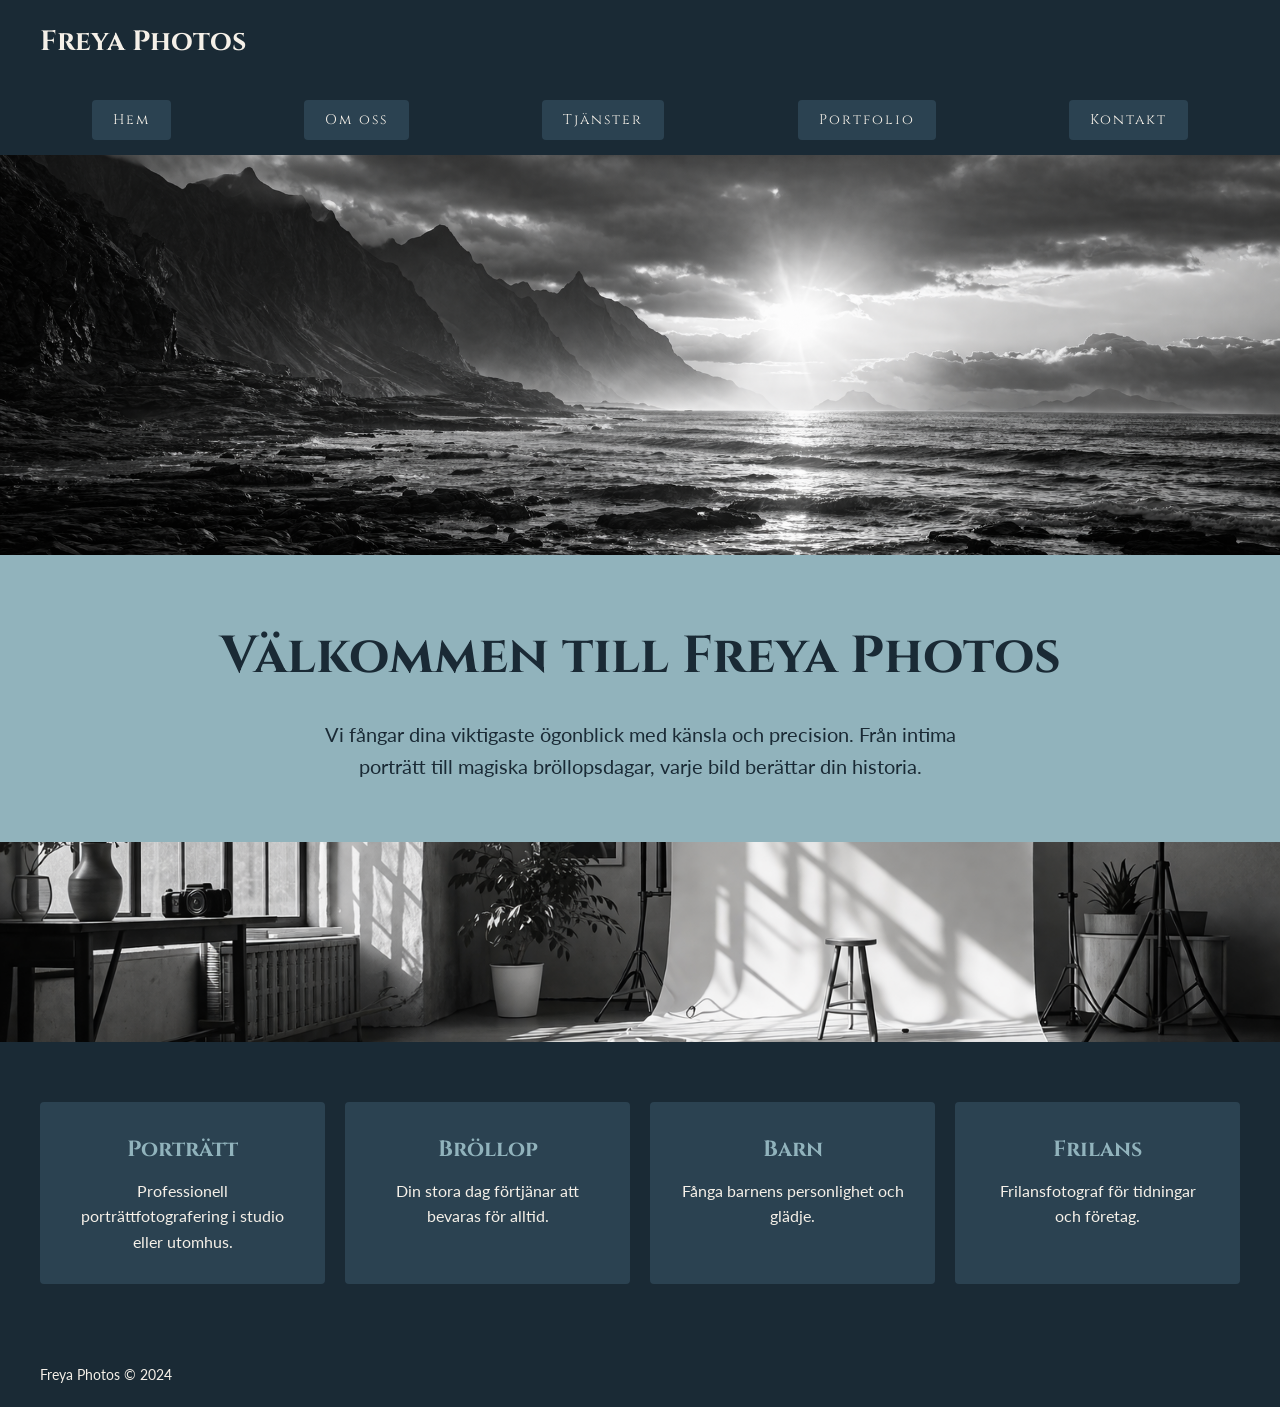
<file: Index.html>
<!DOCTYPE html>
<html lang="sv">

<head>
    <meta charset="UTF-8">
    <meta name="viewport" content="width=device-width, initial-scale=1.0">
    <title>Freya Photos | Hem</title>
    <!-- Google Fonts - Cinzel för rubriker, Lato för brödtext -->
    <link rel="preconnect" href="https://fonts.googleapis.com">
    <link href="https://fonts.googleapis.com/css2?family=Cinzel:wght@400;700&family=Lato:wght@400;700&display=swap"
        rel="stylesheet">
    <link rel="stylesheet" href="style.css">
</head>

<body>
    <!-- Sidhuvud med logotyp -->
    <header>
        <h1>Freya Photos</h1>
    </header>

    <!-- Navigering med hamburgermeny för mobil -->
    <nav>
        <input type="checkbox" id="meny-toggle">
        <label for="meny-toggle" class="hamburger">
            <span></span>
            <span></span>
            <span></span>
        </label>
        <div class="meny-länkar">
            <a href="Index.html">Hem</a>
            <a href="Omoss.html">Om oss</a>
            <a href="Tjanster.html">Tjänster</a>
            <a href="Portfolio.html">Portfolio</a>
            <a href="Kontakt.html">Kontakt</a>
        </div>
    </nav>

    <main>
        <!-- Hero-bild som välkomnar besökaren -->
        <div class="hero"></div>

        <!-- Välkomsttext och tagline -->
        <section class="welcome">
            <h2>Välkommen till Freya Photos</h2>
            <p>Vi fångar dina viktigaste ögonblick med känsla och precision. Från intima porträtt till magiska
                bröllopsdagar, varje bild berättar din historia.</p>
        </section>

        <!-- Bred bildbanderoll som bryter av mellan sektioner -->
        <div class="banner"></div>

        <!-- Tjänstekort som länkar till tjänstesidan -->
        <section class="tjanster-hem">
            <a href="Tjanster.html#portratt" class="kort">
                <h3>Porträtt</h3>
                <p>Professionell porträttfotografering i studio eller utomhus.</p>
            </a>
            <a href="Tjanster.html#brollop" class="kort">
                <h3>Bröllop</h3>
                <p>Din stora dag förtjänar att bevaras för alltid.</p>
            </a>
            <a href="Tjanster.html#barn" class="kort">
                <h3>Barn</h3>
                <p>Fånga barnens personlighet och glädje.</p>
            </a>
            <a href="Tjanster.html#frilans" class="kort">
                <h3>Frilans</h3>
                <p>Frilansfotograf för tidningar och företag.</p>
            </a>
        </section>
    </main>

    <!-- Sidfot med copyright -->
    <footer>
        <p>Freya Photos &copy; 2024</p>
    </footer>

</body>

</html>
</file>
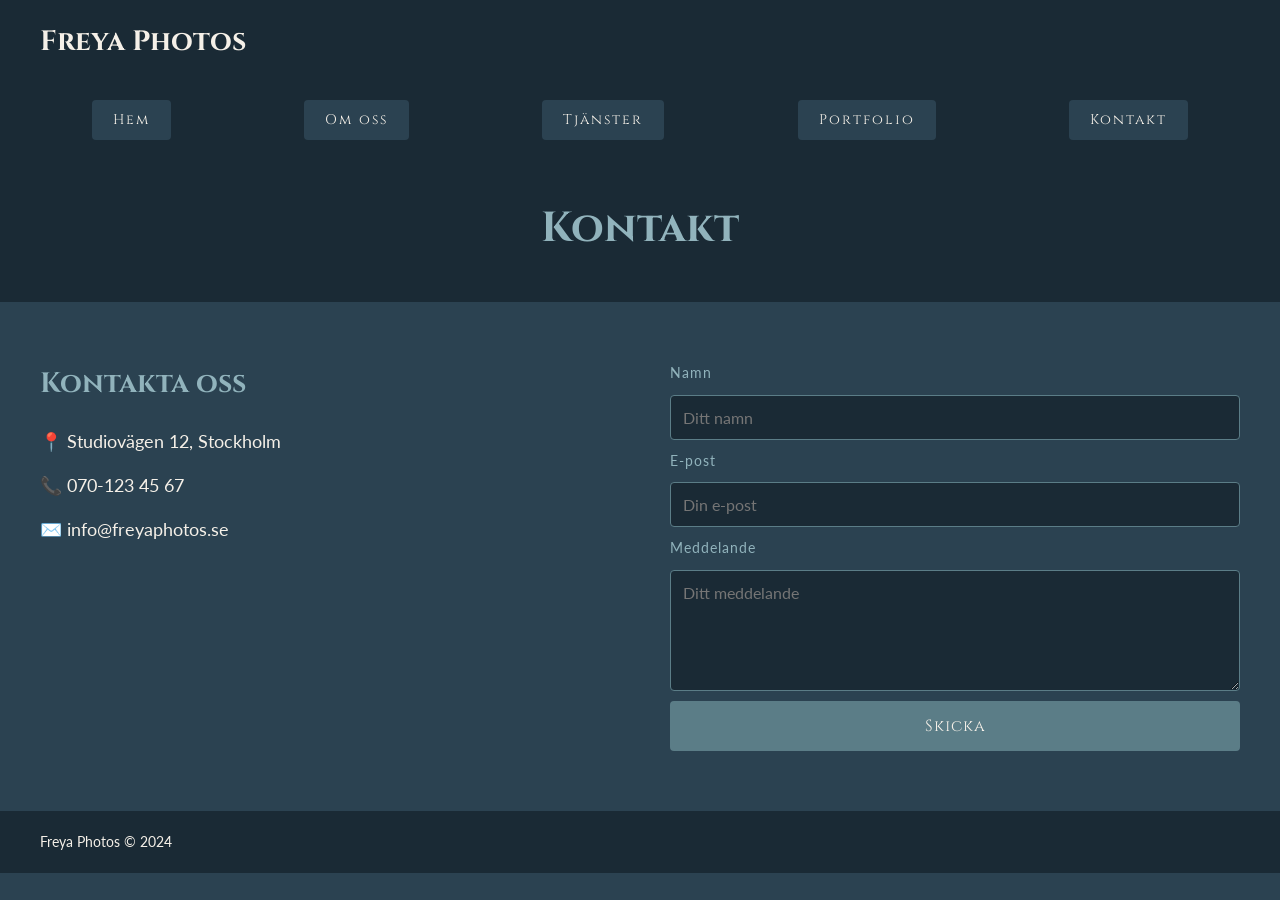
<file: Kontakt.html>
<!DOCTYPE html>
<html lang="sv">

<head>
    <meta charset="UTF-8">
    <meta name="viewport" content="width=device-width, initial-scale=1.0">
    <title>Freya Photos | Kontakt</title>
    <!-- Google Fonts - Cinzel för rubriker, Lato för brödtext -->
    <link rel="preconnect" href="https://fonts.googleapis.com">
    <link href="https://fonts.googleapis.com/css2?family=Cinzel:wght@400;700&family=Lato:wght@400;700&display=swap"
        rel="stylesheet">
    <link rel="stylesheet" href="style.css">
</head>

<body>
    <!-- Sidhuvud med logotyp -->
    <header>
        <h1>Freya Photos</h1>
    </header>

    <!-- Navigering med hamburgermeny för mobil -->
    <nav>
        <input type="checkbox" id="meny-toggle">
        <label for="meny-toggle" class="hamburger">
            <span></span>
            <span></span>
            <span></span>
        </label>
        <div class="meny-länkar">
            <a href="Index.html">Hem</a>
            <a href="Omoss.html">Om oss</a>
            <a href="Tjanster.html">Tjänster</a>
            <a href="Portfolio.html">Portfolio</a>
            <a href="Kontakt.html">Kontakt</a>
        </div>
    </nav>

    <main>
        <!-- Rubriksektion för kontaktsidan -->
        <section class="kontakt-rubrik">
            <h2>Kontakt</h2>
        </section>

        <!-- Tvåkolumnslayout med kontaktinfo och formulär -->
        <section class="kontakt-innehall">
            <!-- Kontaktinformation till vänster -->
            <div class="kontakt-info">
                <h3>Kontakta oss</h3>
                <p>📍 Studiovägen 12, Stockholm</p>
                <p>📞 070-123 45 67</p>
                <p>✉️ info@freyaphotos.se</p>
            </div>

            <!-- Statiskt kontaktformulär till höger -->
            <div class="kontakt-formular">
                <label for="namn">Namn</label>
                <input type="text" id="namn" name="namn" placeholder="Ditt namn">

                <label for="epost">E-post</label>
                <input type="email" id="epost" name="epost" placeholder="Din e-post">

                <label for="meddelande">Meddelande</label>
                <textarea id="meddelande" name="meddelande" rows="5" placeholder="Ditt meddelande"></textarea>

                <button type="submit">Skicka</button>
            </div>
        </section>
    </main>

    <!-- Sidfot med copyright -->
    <footer>
        <p>Freya Photos &copy; 2024</p>
    </footer>

</body>

</html>
</file>
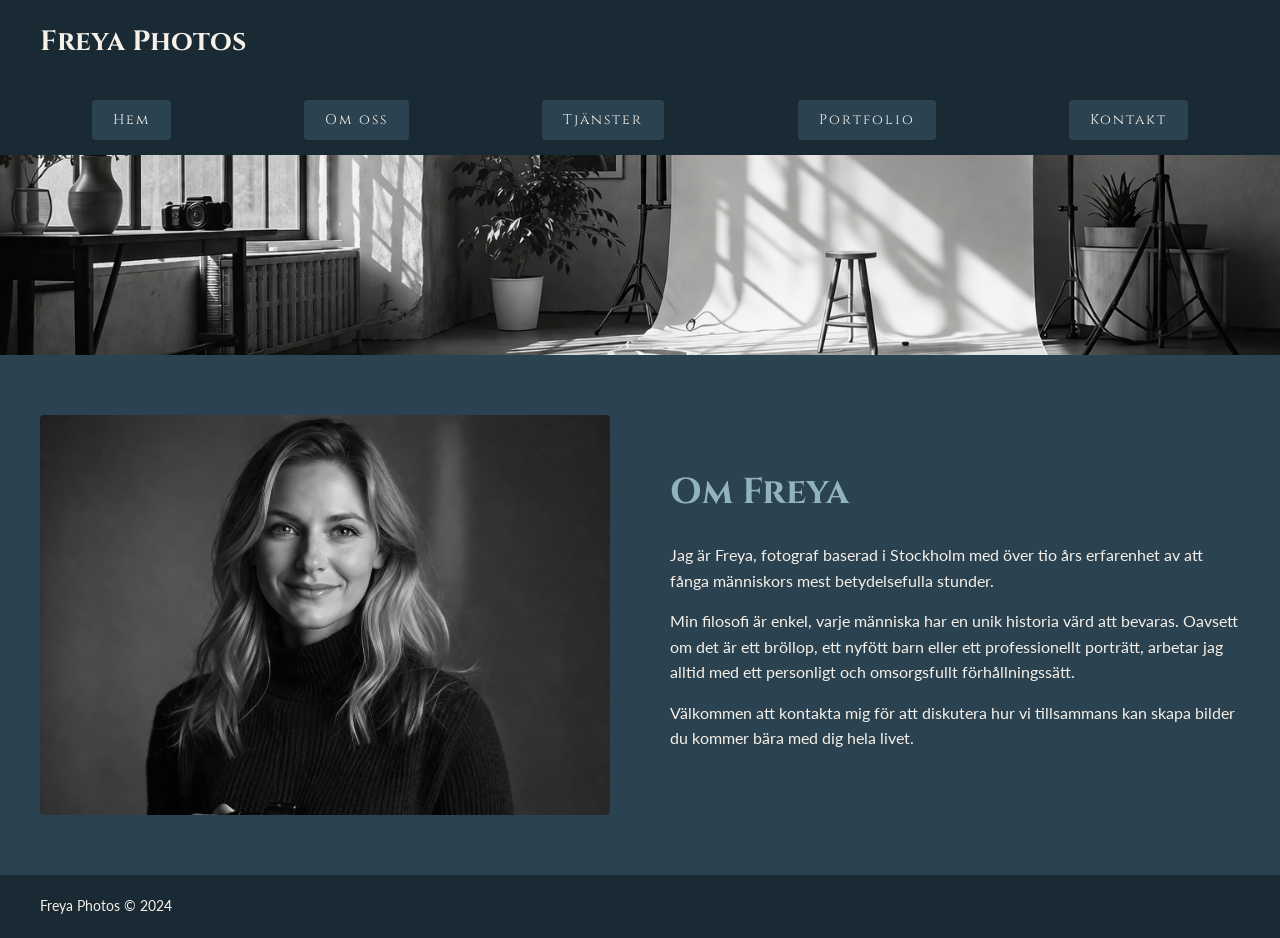
<file: Omoss.html>
<!DOCTYPE html>
<html lang="sv">

<head>
    <meta charset="UTF-8">
    <meta name="viewport" content="width=device-width, initial-scale=1.0">
    <title>Freya Photos | Om oss</title>
    <!-- Google Fonts - Cinzel för rubriker, Lato för brödtext -->
    <link rel="preconnect" href="https://fonts.googleapis.com">
    <link href="https://fonts.googleapis.com/css2?family=Cinzel:wght@400;700&family=Lato:wght@400;700&display=swap"
        rel="stylesheet">
    <link rel="stylesheet" href="style.css">
</head>

<body>
    <!-- Sidhuvud med logotyp -->
    <header>
        <h1>Freya Photos</h1>
    </header>

    <!-- Navigering med hamburgermeny för mobil -->
    <nav>
        <input type="checkbox" id="meny-toggle">
        <label for="meny-toggle" class="hamburger">
            <span></span>
            <span></span>
            <span></span>
        </label>
        <div class="meny-länkar">
            <a href="Index.html">Hem</a>
            <a href="Omoss.html">Om oss</a>
            <a href="Tjanster.html">Tjänster</a>
            <a href="Portfolio.html">Portfolio</a>
            <a href="Kontakt.html">Kontakt</a>
        </div>
    </nav>

    <main>
        <!-- Bred bildbanderoll högst upp -->
        <div class="banner"></div>

        <!-- Tvåkolumnslayout med bild och text -->
        <section class="om-innehall">
            <div class="om-bild"></div>
            <div class="om-text">
                <h2>Om Freya</h2>
                <p>Jag är Freya, fotograf baserad i Stockholm med över tio års erfarenhet av att fånga människors mest
                    betydelsefulla stunder.</p>
                <p>Min filosofi är enkel, varje människa har en unik historia värd att bevaras. Oavsett om det är ett
                    bröllop, ett nyfött barn eller ett professionellt porträtt, arbetar jag alltid med ett personligt
                    och omsorgsfullt förhållningssätt.</p>
                <p>Välkommen att kontakta mig för att diskutera hur vi tillsammans kan skapa bilder du kommer bära med
                    dig hela livet.</p>
            </div>
        </section>
    </main>

    <!-- Sidfot med copyright -->
    <footer>
        <p>Freya Photos &copy; 2024</p>
    </footer>

</body>

</html>
</file>
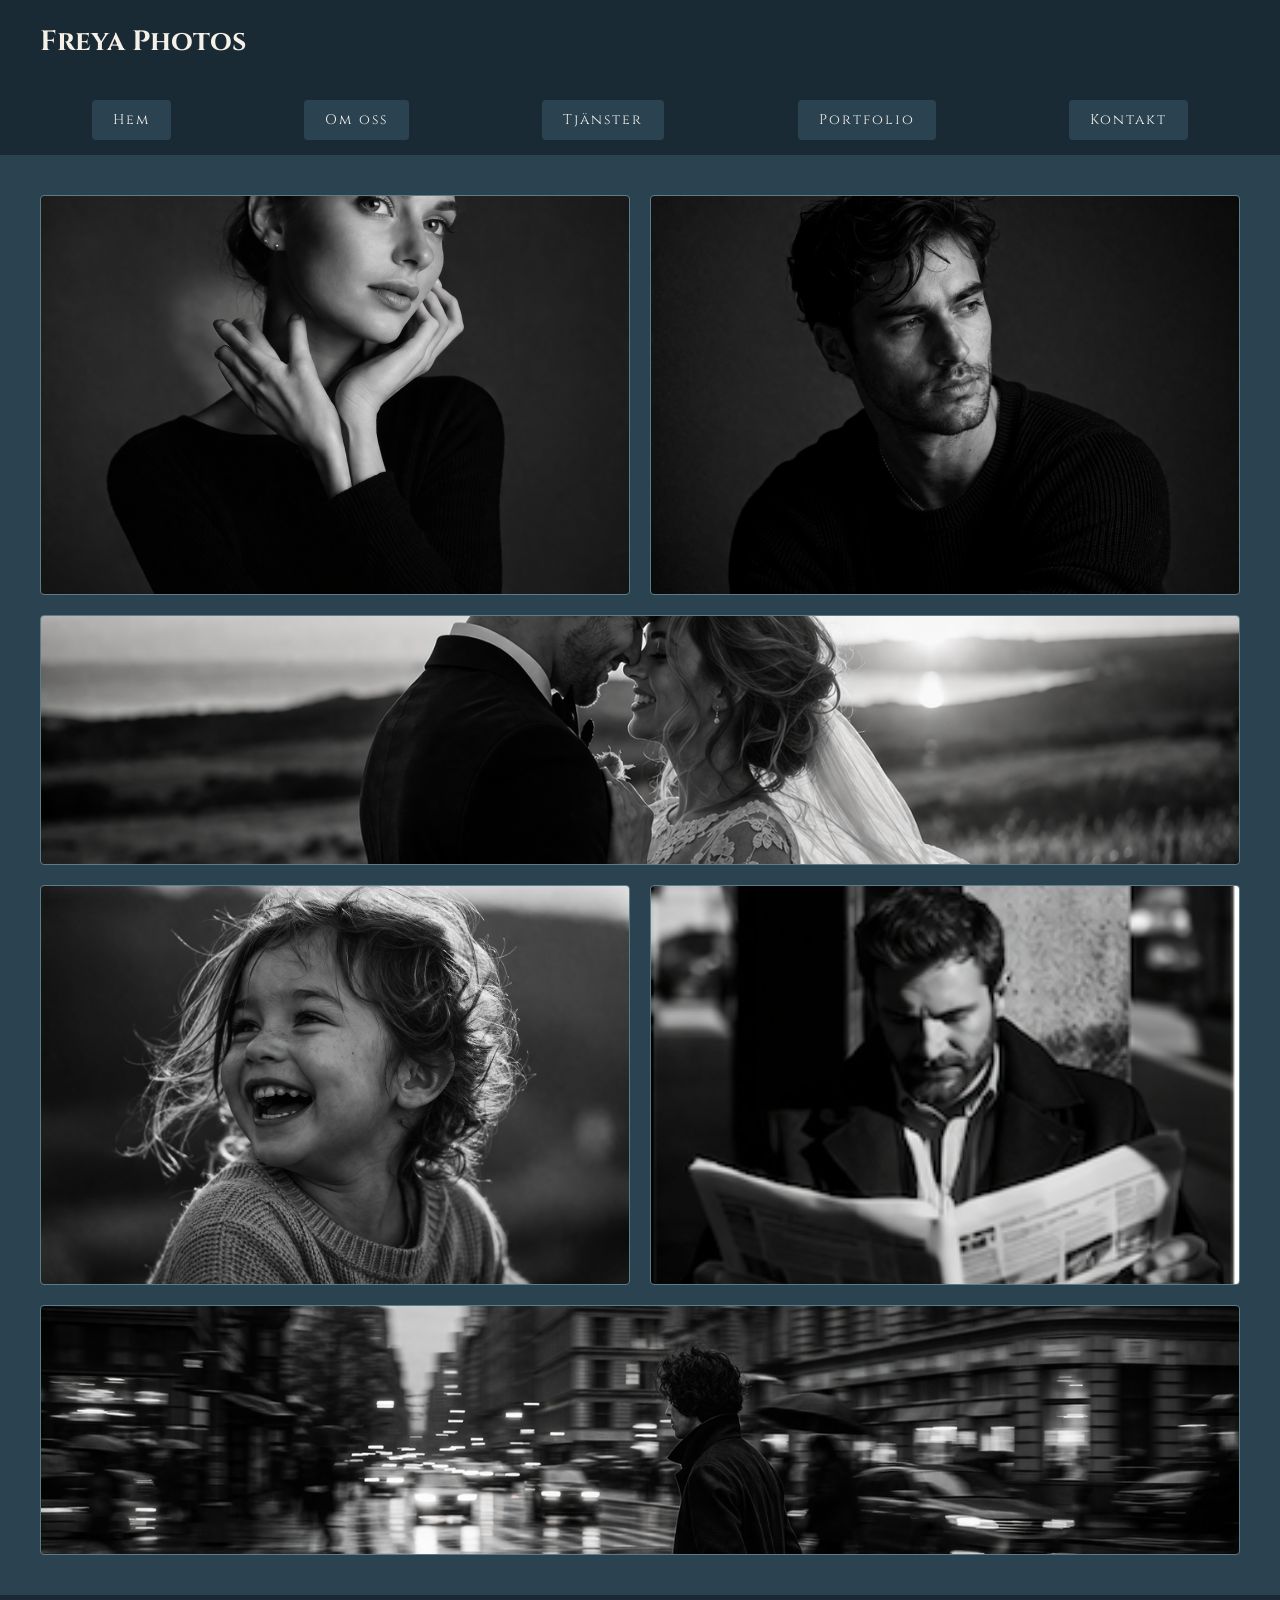
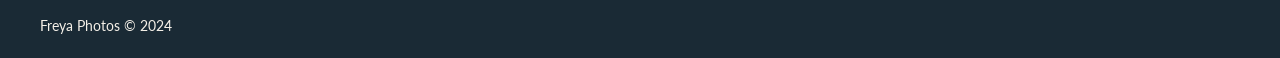
<file: Portfolio.html>
<!DOCTYPE html>
<html lang="sv">

<head>
    <meta charset="UTF-8">
    <meta name="viewport" content="width=device-width, initial-scale=1.0">
    <title>Freya Photos | Portfolio</title>
    <!-- Google Fonts - Cinzel för rubriker, Lato för brödtext -->
    <link rel="preconnect" href="https://fonts.googleapis.com">
    <link href="https://fonts.googleapis.com/css2?family=Cinzel:wght@400;700&family=Lato:wght@400;700&display=swap"
        rel="stylesheet">
    <link rel="stylesheet" href="style.css">
</head>

<body>
    <!-- Sidhuvud med logotyp -->
    <header>
        <h1>Freya Photos</h1>
    </header>

    <!-- Navigering med hamburgermeny för mobil -->
    <nav>
        <input type="checkbox" id="meny-toggle">
        <label for="meny-toggle" class="hamburger">
            <span></span>
            <span></span>
            <span></span>
        </label>
        <div class="meny-länkar">
            <a href="Index.html">Hem</a>
            <a href="Omoss.html">Om oss</a>
            <a href="Tjanster.html">Tjänster</a>
            <a href="Portfolio.html">Portfolio</a>
            <a href="Kontakt.html">Kontakt</a>
        </div>
    </nav>

    <main>
        <!-- Bildgalleri med porträtt och landskapsbilder -->
        <div class="galleri">
            <!-- Första raden med två porträttbilder -->
            <div class="galleri-rad">
                <div class="galleri-bild portratt galleri-bild-1"></div>
                <div class="galleri-bild portratt galleri-bild-2"></div>
            </div>
            <!-- Bred landskapsbild som bryter av -->
            <div class="galleri-bild landskap galleri-bild-3"></div>
            <!-- Andra raden med två porträttbilder -->
            <div class="galleri-rad">
                <div class="galleri-bild portratt galleri-bild-4"></div>
                <div class="galleri-bild portratt galleri-bild-5"></div>
            </div>
            <!-- Avslutande landskapsbild -->
            <div class="galleri-bild landskap galleri-bild-6"></div>
        </div>
    </main>

    <!-- Sidfot med copyright -->
    <footer>
        <p>Freya Photos &copy; 2024</p>
    </footer>

</body>

</html>
</file>
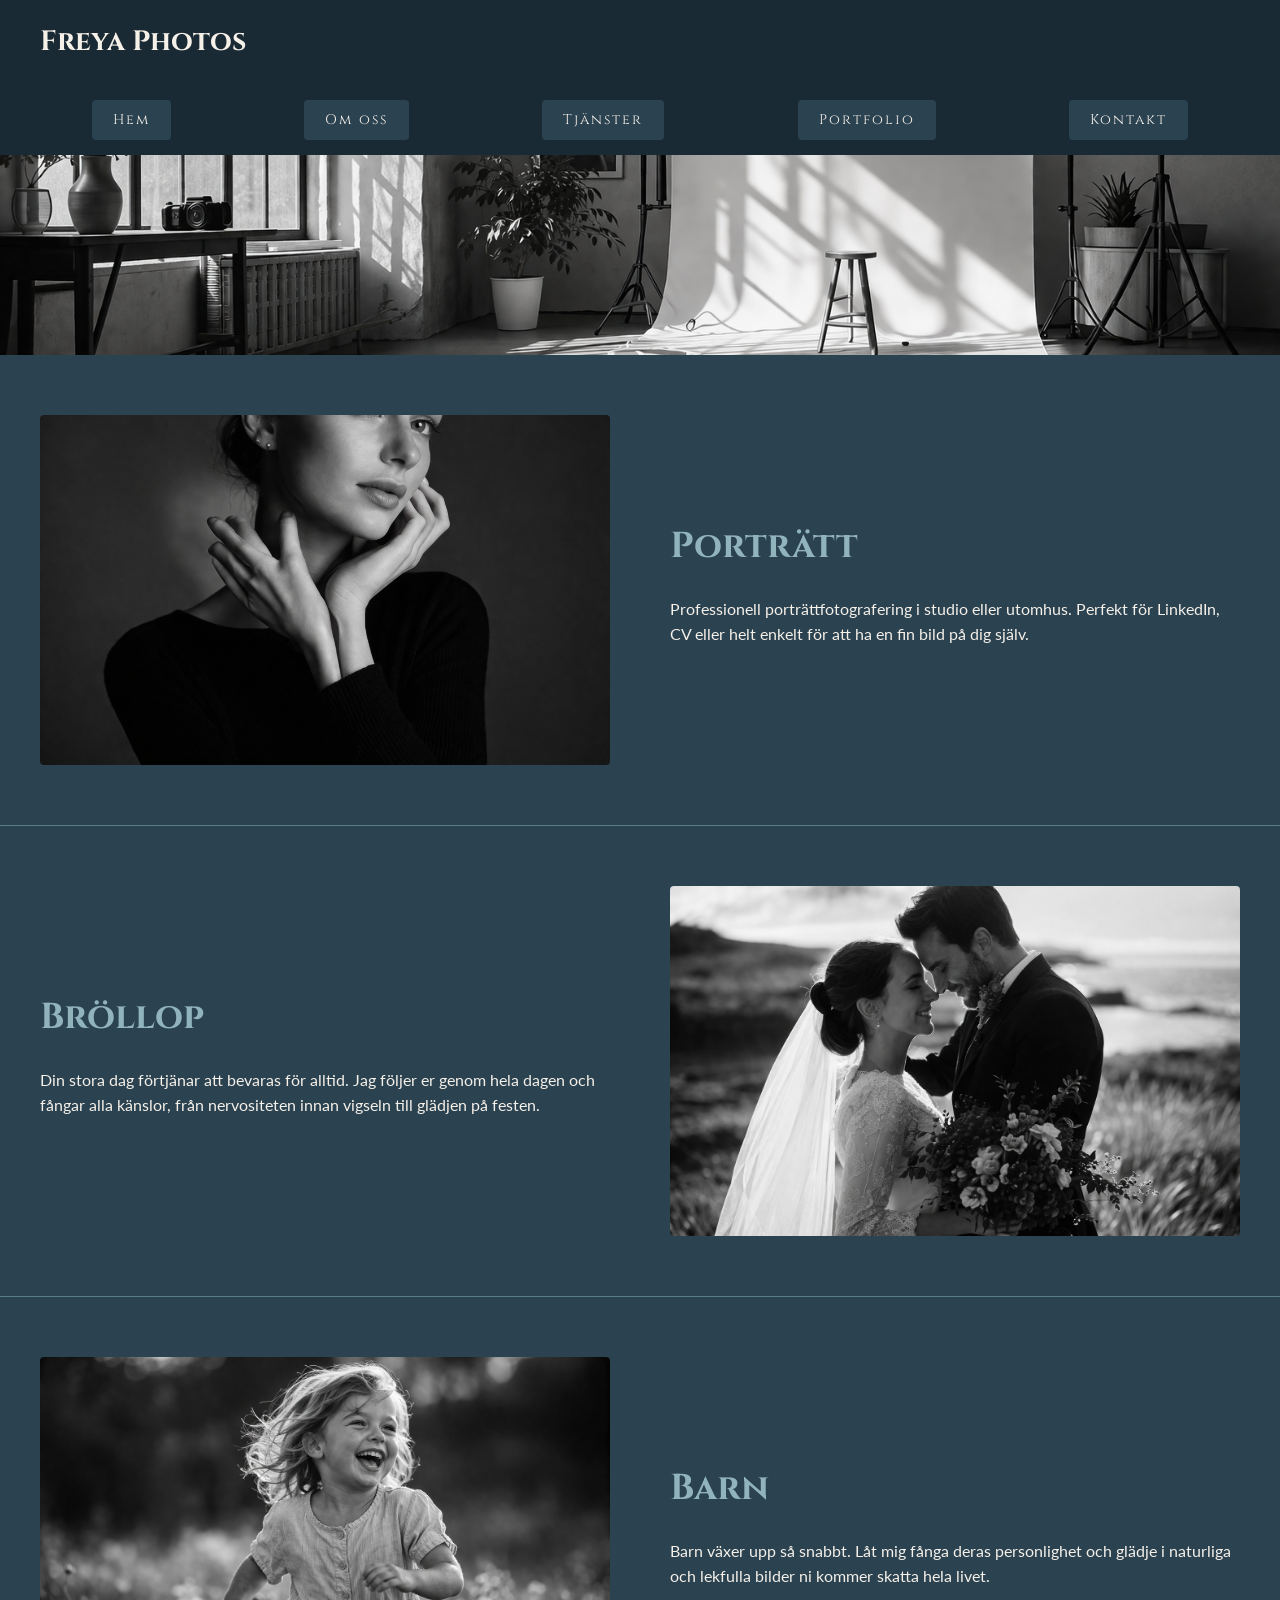
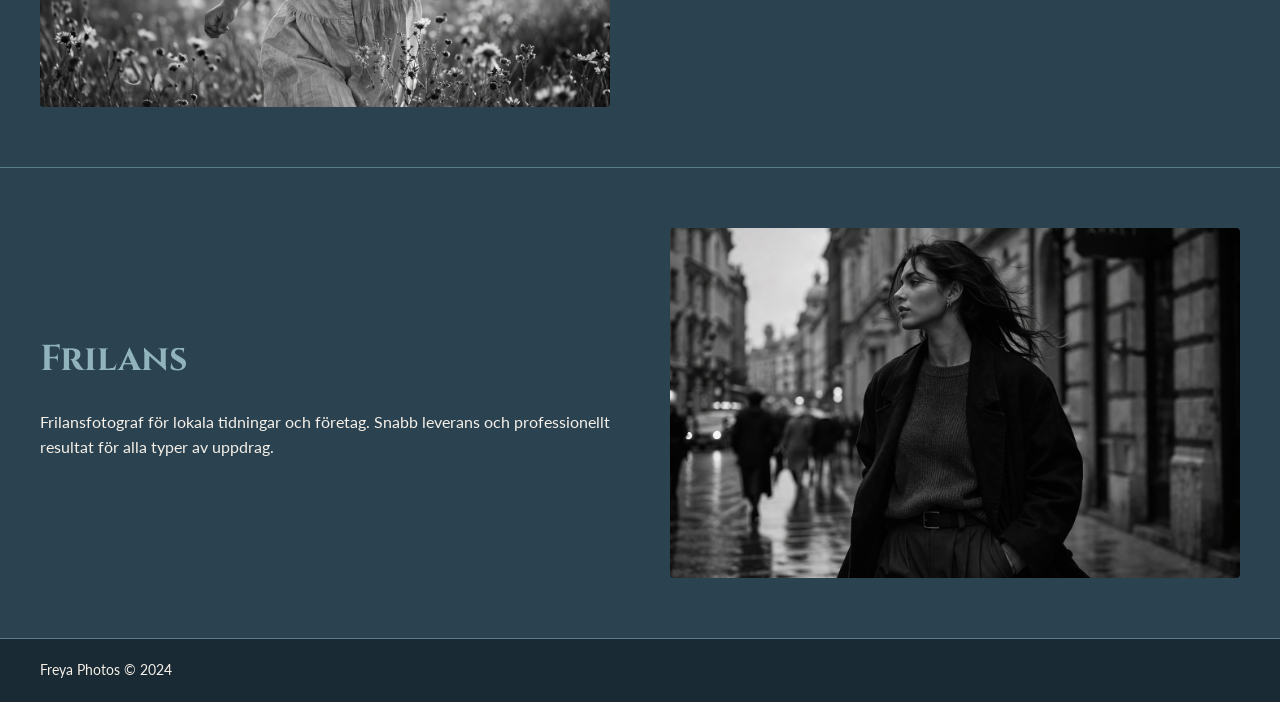
<file: Tjanster.html>
<!DOCTYPE html>
<html lang="sv">

<head>
    <meta charset="UTF-8">
    <meta name="viewport" content="width=device-width, initial-scale=1.0">
    <title>Freya Photos | Tjänster</title>
    <!-- Google Fonts - Cinzel för rubriker, Lato för brödtext -->
    <link rel="preconnect" href="https://fonts.googleapis.com">
    <link href="https://fonts.googleapis.com/css2?family=Cinzel:wght@400;700&family=Lato:wght@400;700&display=swap"
        rel="stylesheet">
    <link rel="stylesheet" href="style.css">
</head>

<body>
    <!-- Sidhuvud med logotyp -->
    <header>
        <h1>Freya Photos</h1>
    </header>

    <!-- Navigering med hamburgermeny för mobil -->
    <nav>
        <input type="checkbox" id="meny-toggle">
        <label for="meny-toggle" class="hamburger">
            <span></span>
            <span></span>
            <span></span>
        </label>
        <div class="meny-länkar">
            <a href="Index.html">Hem</a>
            <a href="Omoss.html">Om oss</a>
            <a href="Tjanster.html">Tjänster</a>
            <a href="Portfolio.html">Portfolio</a>
            <a href="Kontakt.html">Kontakt</a>
        </div>
    </nav>

    <main>
        <!-- Bred bildbanderoll högst upp -->
        <div class="banner"></div>

        <!-- Porträtttjänst med bild till vänster -->
        <section class="tjanst-rad" id="portratt">
            <div class="tjanst-bild portratt-bild"></div>
            <div class="tjanst-text">
                <h2>Porträtt</h2>
                <p>Professionell porträttfotografering i studio eller utomhus. Perfekt för LinkedIn, CV eller helt
                    enkelt för att ha en fin bild på dig själv.</p>
            </div>
        </section>

        <!-- Bröllopstjänst med bild till höger -->
        <section class="tjanst-rad omvand" id="brollop">
            <div class="tjanst-text">
                <h2>Bröllop</h2>
                <p>Din stora dag förtjänar att bevaras för alltid. Jag följer er genom hela dagen och fångar alla
                    känslor, från nervositeten innan vigseln till glädjen på festen.</p>
            </div>
            <div class="tjanst-bild brollop-bild"></div>
        </section>

        <!-- Barnfotografering med bild till vänster -->
        <section class="tjanst-rad" id="barn">
            <div class="tjanst-bild barn-bild"></div>
            <div class="tjanst-text">
                <h2>Barn</h2>
                <p>Barn växer upp så snabbt. Låt mig fånga deras personlighet och glädje i naturliga och lekfulla bilder
                    ni kommer skatta hela livet.</p>
            </div>
        </section>

        <!-- Frilanstjänst med bild till höger -->
        <section class="tjanst-rad omvand" id="frilans">
            <div class="tjanst-text">
                <h2>Frilans</h2>
                <p>Frilansfotograf för lokala tidningar och företag. Snabb leverans och professionellt resultat för alla
                    typer av uppdrag.</p>
            </div>
            <div class="tjanst-bild frilans-bild"></div>
        </section>
    </main>

    <!-- Sidfot med copyright -->
    <footer>
        <p>Freya Photos &copy; 2024</p>
    </footer>

</body>

</html>
</file>
<file: style.css>
/* ===== RESET ===== */
/* Nollställer webbläsarens inbyggda marginaler och padding */
* {
    margin: 0;
    padding: 0;
    box-sizing: border-box;
}

/* ===== GRUNDSTYLING ===== */
/* Bakgrundsfärg, textfärg och typsnitt för hela sidan */
body {
    background-color: #2B4251;
    color: #F5F0E8;
    font-family: 'Lato', sans-serif;
    font-size: 16px;
    line-height: 1.6;
}

/* ===== HEADER ===== */
header {
    background-color: #1a2a35;
    padding: 20px 40px;
    display: flex;
    align-items: center;
}

/* Logotypens typsnitt och storlek */
header h1 {
    font-family: 'Cinzel', serif;
    font-size: 28px;
    color: #F5F0E8;
}

/* ===== NAVIGERING ===== */
nav {
    background-color: #1a2a35;
    padding: 15px 40px;
    display: flex;
    align-items: center;
    justify-content: space-around;
}

/* Döljer checkbox som styr hamburgermeny */
#meny-toggle {
    display: none;
}

/* Hamburgermenyns tre streck, dold på desktop */
.hamburger {
    display: none;
    flex-direction: column;
    gap: 5px;
    cursor: pointer;
}

/* Varje streck i hamburgarmenyn */
.hamburger span {
    display: block;
    width: 25px;
    height: 3px;
    background-color: #F5F0E8;
    border-radius: 3px;
}

/* Navlänkarnas container */
.meny-länkar {
    display: flex;
    gap: 30px;
    width: 100%;
    justify-content: space-around;
}

/* Styling för varje navlänk */
.meny-länkar a {
    color: #F5F0E8;
    text-decoration: none;
    font-family: 'Cinzel', serif;
    font-size: 14px;
    letter-spacing: 2px;
    background-color: #2B4251;
    padding: 8px 20px;
    border-radius: 4px;
    border: 1px solid transparent;
}

/* Hover-effekt på navlänkar */
.meny-länkar a:hover {
    background-color: #5B7D87;
}

/* ===== FOOTER ===== */
footer {
    background-color: #1a2a35;
    padding: 20px 40px;
    text-align: left;
    color: #F5F0E8;
    font-size: 14px;
}

/* ===== HEM - HERO ===== */
/* Stor välkomstbild som täcker hela bredden */
.hero {
    background-image: url('bilder/hav.png');
    background-size: cover;
    background-position: center;
    height: 400px;
    display: flex;
    align-items: center;
    justify-content: center;
    text-align: center;
}

/* ===== HEM - VÄLKOMSTSEKTION ===== */
.welcome {
    background-color: #91B3BC;
    color: #1a2a35;
    padding: 60px 40px;
    text-align: center;
}

.welcome h2 {
    font-family: 'Cinzel', serif;
    font-size: 52px;
    margin-bottom: 20px;
}

/* Max-bredd på texten för bättre läsbarhet */
.welcome p {
    max-width: 700px;
    margin: 0 auto;
    font-size: 20px;
}

/* ===== BANNER ===== */
/* Bred bildbanderoll som används som visuell brytpunkt */
.banner {
    background-image: url('bilder/studio.png');
    background-size: cover;
    background-position: center;
    height: 200px;
    width: 100%;
}

/* ===== HEM - TJÄNSTEKORT ===== */
/* Container för de fyra tjänstekorten på startsidan */
.tjanster-hem {
    display: flex;
    justify-content: space-evenly;
    padding: 60px 40px;
    background-color: #1a2a35;
    gap: 20px;
}

/* Enskilt tjänstekort */
.kort {
    background-color: #2B4251;
    padding: 30px;
    flex: 1;
    text-align: center;
    border-radius: 4px;
}

.kort h3 {
    font-family: 'Cinzel', serif;
    font-size: 22px;
    margin-bottom: 10px;
    color: #91B3BC;
}

/* Kortets länkstyling, tar bort understreck och ändrar färg */
a.kort {
    text-decoration: none;
    color: #F5F0E8;
    display: block;
}

a.kort:hover {
    background-color: #5B7D87;
}

/* ===== OM OSS ===== */
/* Tvåkolumnslayout med bild och text bredvid varandra */
.om-innehall {
    display: flex;
    gap: 60px;
    padding: 60px 40px;
    align-items: center;
}

/* Bilden på fotografen */
.om-bild {
    flex: 1;
    background-image: url('bilder/freya.png');
    background-size: cover;
    background-position: center 10%;
    height: 400px;
    border-radius: 4px;
}

.om-text {
    flex: 1;
}

.om-text h2 {
    font-family: 'Cinzel', serif;
    font-size: 36px;
    margin-bottom: 20px;
    color: #91B3BC;
}

.om-text p {
    margin-bottom: 15px;
}

/* ===== TJÄNSTER ===== */
/* Varje tjänst visas som en rad med bild och text */
.tjanst-rad {
    display: flex;
    gap: 60px;
    padding: 60px 40px;
    align-items: center;
    border-bottom: 1px solid #5B7D87;
}

/* Bildcontainer för varje tjänst */
.tjanst-bild {
    flex: 1;
    height: 350px;
    border-radius: 4px;
}

/* Bakgrundsbilder för respektive tjänst */
.portratt-bild {
    background-image: url('bilder/portratt-tjej.png');
    background-size: cover;
    background-position: center;
}

.brollop-bild {
    background-image: url('bilder/par.png');
    background-size: cover;
    background-position: 50% 20%;
}

.barn-bild {
    background-image: url('bilder/barn1.png');
    background-size: cover;
    background-position: center;
}

.frilans-bild {
    background-image: url('bilder/frilans1.png');
    background-size: cover;
    background-position: 50% 20%;
}

.tjanst-text {
    flex: 1;
}

.tjanst-text h2 {
    font-family: 'Cinzel', serif;
    font-size: 36px;
    margin-bottom: 20px;
    color: #91B3BC;
}

.tjanst-text p {
    margin-bottom: 15px;
}

/* ===== PORTFOLIO ===== */
.portfolio-rubrik {
    background-color: #1a2a35;
    padding: 40px;
    text-align: center;
}

.portfolio-rubrik h2 {
    font-family: 'Cinzel', serif;
    font-size: 42px;
    color: #91B3BC;
}

/* Galleriet använder flexbox för att stapla rader */
.galleri {
    padding: 40px;
    display: flex;
    flex-direction: column;
    gap: 20px;
}

/* En rad med två porträttbilder bredvid varandra */
.galleri-rad {
    display: flex;
    gap: 20px;
}

/* Grundstyling för alla galleribilder */
.galleri-bild {
    border: 1px solid #5B7D87;
    border-radius: 4px;
    background-size: cover;
    background-position: center;
}

/* Porträttformat, högre än bred */
.galleri-bild.portratt {
    flex: 1;
    height: 400px;
}

/* Landskapsformat, bred och låg */
.galleri-bild.landskap {
    width: 100%;
    height: 250px;
}

/* Bakgrundsbilder för varje galleribild */
.galleri-bild-1 {
    background-image: url('bilder/portratt-tjej.png');
}

.galleri-bild-2 {
    background-image: url('bilder/portratt-kille1.png');
}

.galleri-bild-3 {
    background-image: url('bilder/par2.png');
    background-position: 50% 30%;
}

.galleri-bild-4 {
    background-image: url('bilder/barn2.png');
}

.galleri-bild-5 {
    background-image: url('bilder/portratt-man.png');
}

.galleri-bild-6 {
    background-image: url('bilder/frilans2.png');
    background-position: 50% 28%;
}

/* ===== KONTAKT ===== */
.kontakt-rubrik {
    background-color: #1a2a35;
    padding: 40px;
    text-align: center;
}

.kontakt-rubrik h2 {
    font-family: 'Cinzel', serif;
    font-size: 42px;
    color: #91B3BC;
}

/* Tvåkolumnslayout med kontaktinfo och formulär */
.kontakt-innehall {
    display: flex;
    gap: 60px;
    padding: 60px 40px;
    align-items: flex-start;
}

.kontakt-info {
    flex: 1;
}

.kontakt-info h3 {
    font-family: 'Cinzel', serif;
    font-size: 28px;
    margin-bottom: 20px;
    color: #91B3BC;
}

.kontakt-info p {
    margin-bottom: 15px;
    font-size: 18px;
}

/* Formuläret staplar fält vertikalt med flexbox */
.kontakt-formular {
    flex: 1;
    display: flex;
    flex-direction: column;
    gap: 10px;
}

.kontakt-formular label {
    font-size: 14px;
    color: #91B3BC;
    letter-spacing: 1px;
}

/* Styling för inputfält och textarea */
.kontakt-formular input,
.kontakt-formular textarea {
    background-color: #1a2a35;
    border: 1px solid #5B7D87;
    color: #F5F0E8;
    padding: 12px;
    font-size: 16px;
    border-radius: 4px;
    font-family: 'Lato', sans-serif;
}

/* Skicka-knappen */
.kontakt-formular button {
    background-color: #5B7D87;
    color: #F5F0E8;
    border: none;
    padding: 14px;
    font-size: 16px;
    border-radius: 4px;
    cursor: pointer;
    font-family: 'Cinzel', serif;
    letter-spacing: 1px;
}

.kontakt-formular button:hover {
    background-color: #91B3BC;
    color: #1a2a35;
}

/* ===== MOBILANPASSNING ===== */
/* Aktiveras när skärmen är smalare än 768px */
@media (max-width: 768px) {

    /* Visar hamburgarmenyn på mobil */
    .hamburger {
        display: flex;
    }

    /* Döljer navlänkarna tills hamburgarmenyn klickas */
    .meny-länkar {
        display: none;
        position: absolute;
        top: 60px;
        right: 0;
        background-color: #1a2a35;
        width: 100%;
        flex-direction: column;
        padding: 20px;
        gap: 10px;
    }

    /* Visar menyn när checkboxen är ikryssad */
    #meny-toggle:checked~.meny-länkar {
        display: flex;
    }

    /* Staplar kolumnlayouter vertikalt på mobil */
    .om-innehall,
    .tjanst-rad,
    .tjanst-rad.omvand,
    .kontakt-innehall {
        flex-direction: column;
    }

    /* Freya-bilden visas under texten på mobil */
    .om-bild {
        width: 100%;
        height: 350px;
        order: 2;
    }

    .om-text {
        order: 1;
    }

    /* Gallerirader staplas vertikalt */
    .galleri-rad {
        flex-direction: column;
    }

    /* Porträttbilder i galleriet anpassas till full bredd */
    .galleri-bild.portratt {
        height: 300px;
        width: 100%;
        flex: none;
    }

    /* Landskapsbilder i galleriet anpassas till full bredd */
    .galleri-bild.landskap {
        height: 200px;
        width: 100%;
    }

    /* Tjänstebilder anpassas till full bredd */
    .tjanst-bild {
        width: 100%;
        height: 250px;
    }

    /* Specifika tjänstebilder får höjd på mobil */
    .portratt-bild,
    .brollop-bild,
    .barn-bild,
    .frilans-bild {
        height: 250px;
        width: 100%;
    }

    /* Tjänstekorten staplas vertikalt */
    .tjanster-hem {
        flex-direction: column;
        padding: 30px 20px;
    }

    /* Länkkorten tar full bredd på mobil */
    a.kort {
        width: 100%;
        box-sizing: border-box;
    }
}
</file>
